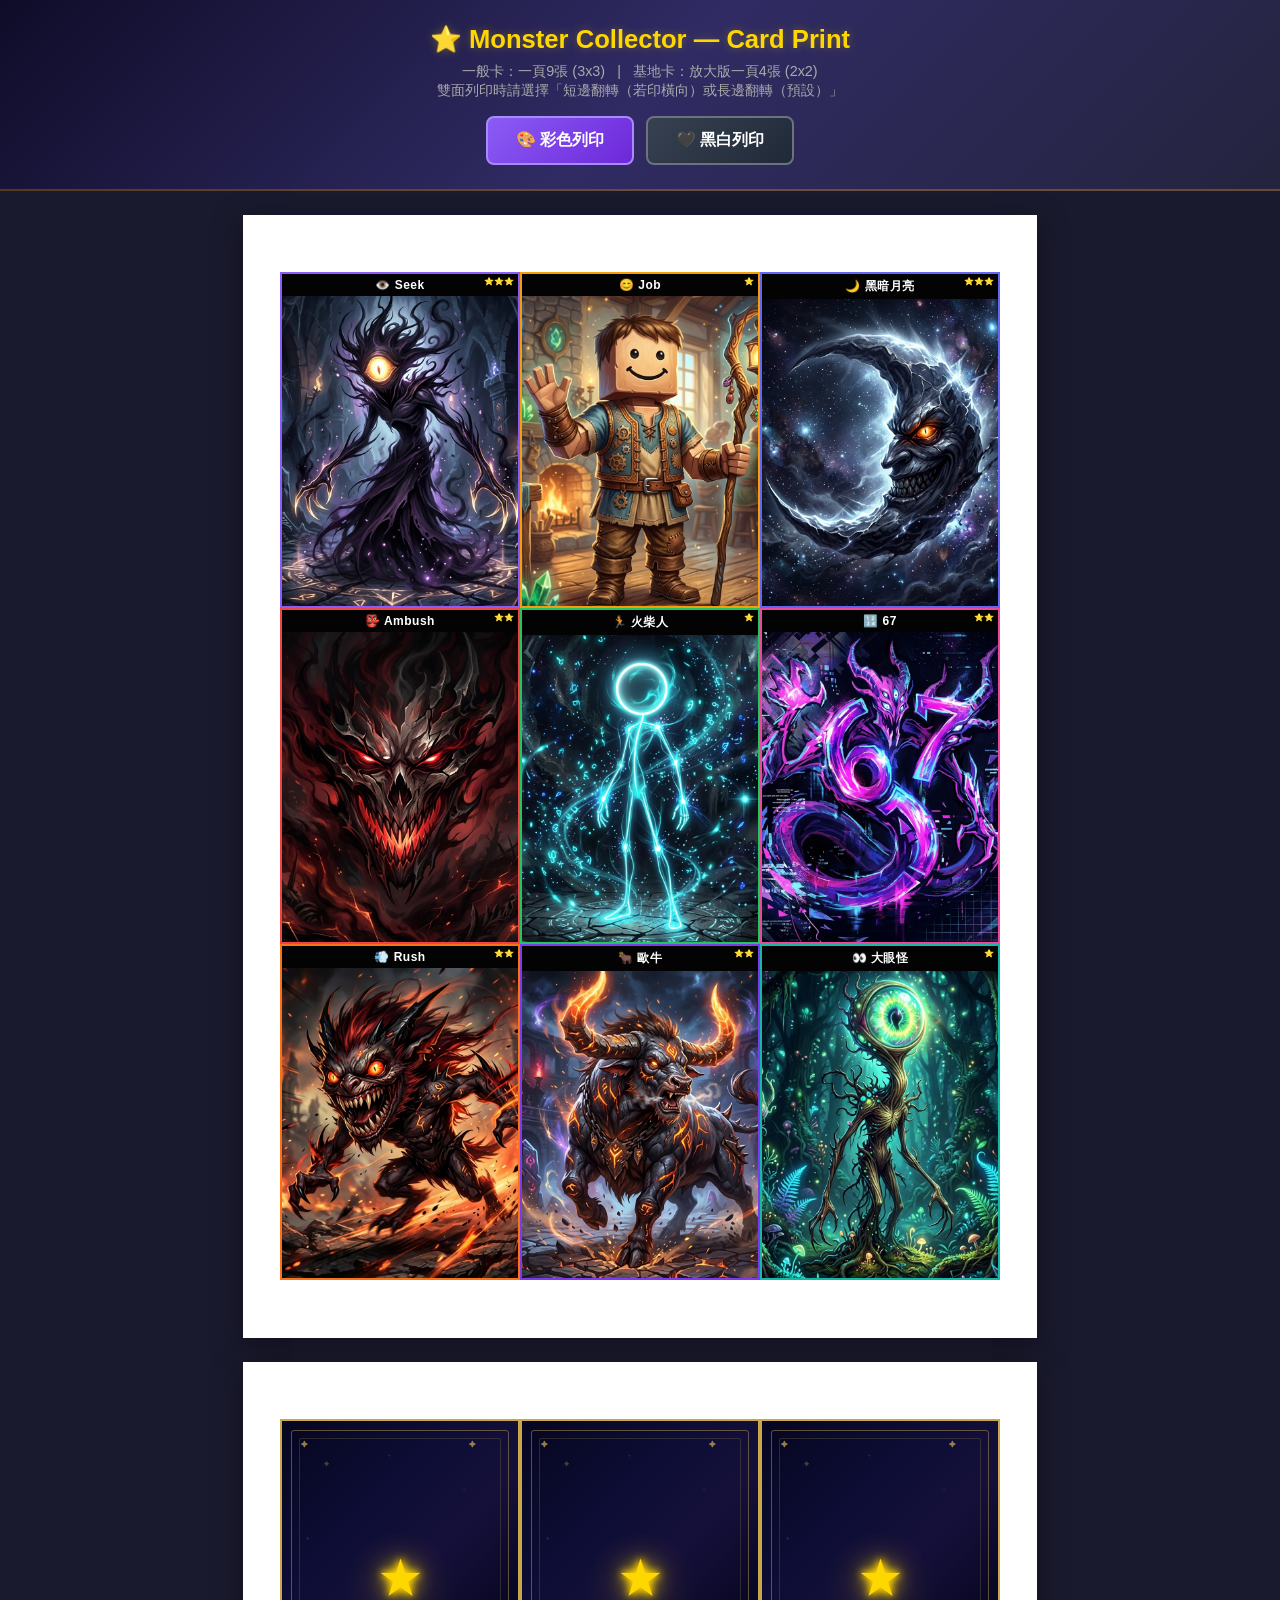
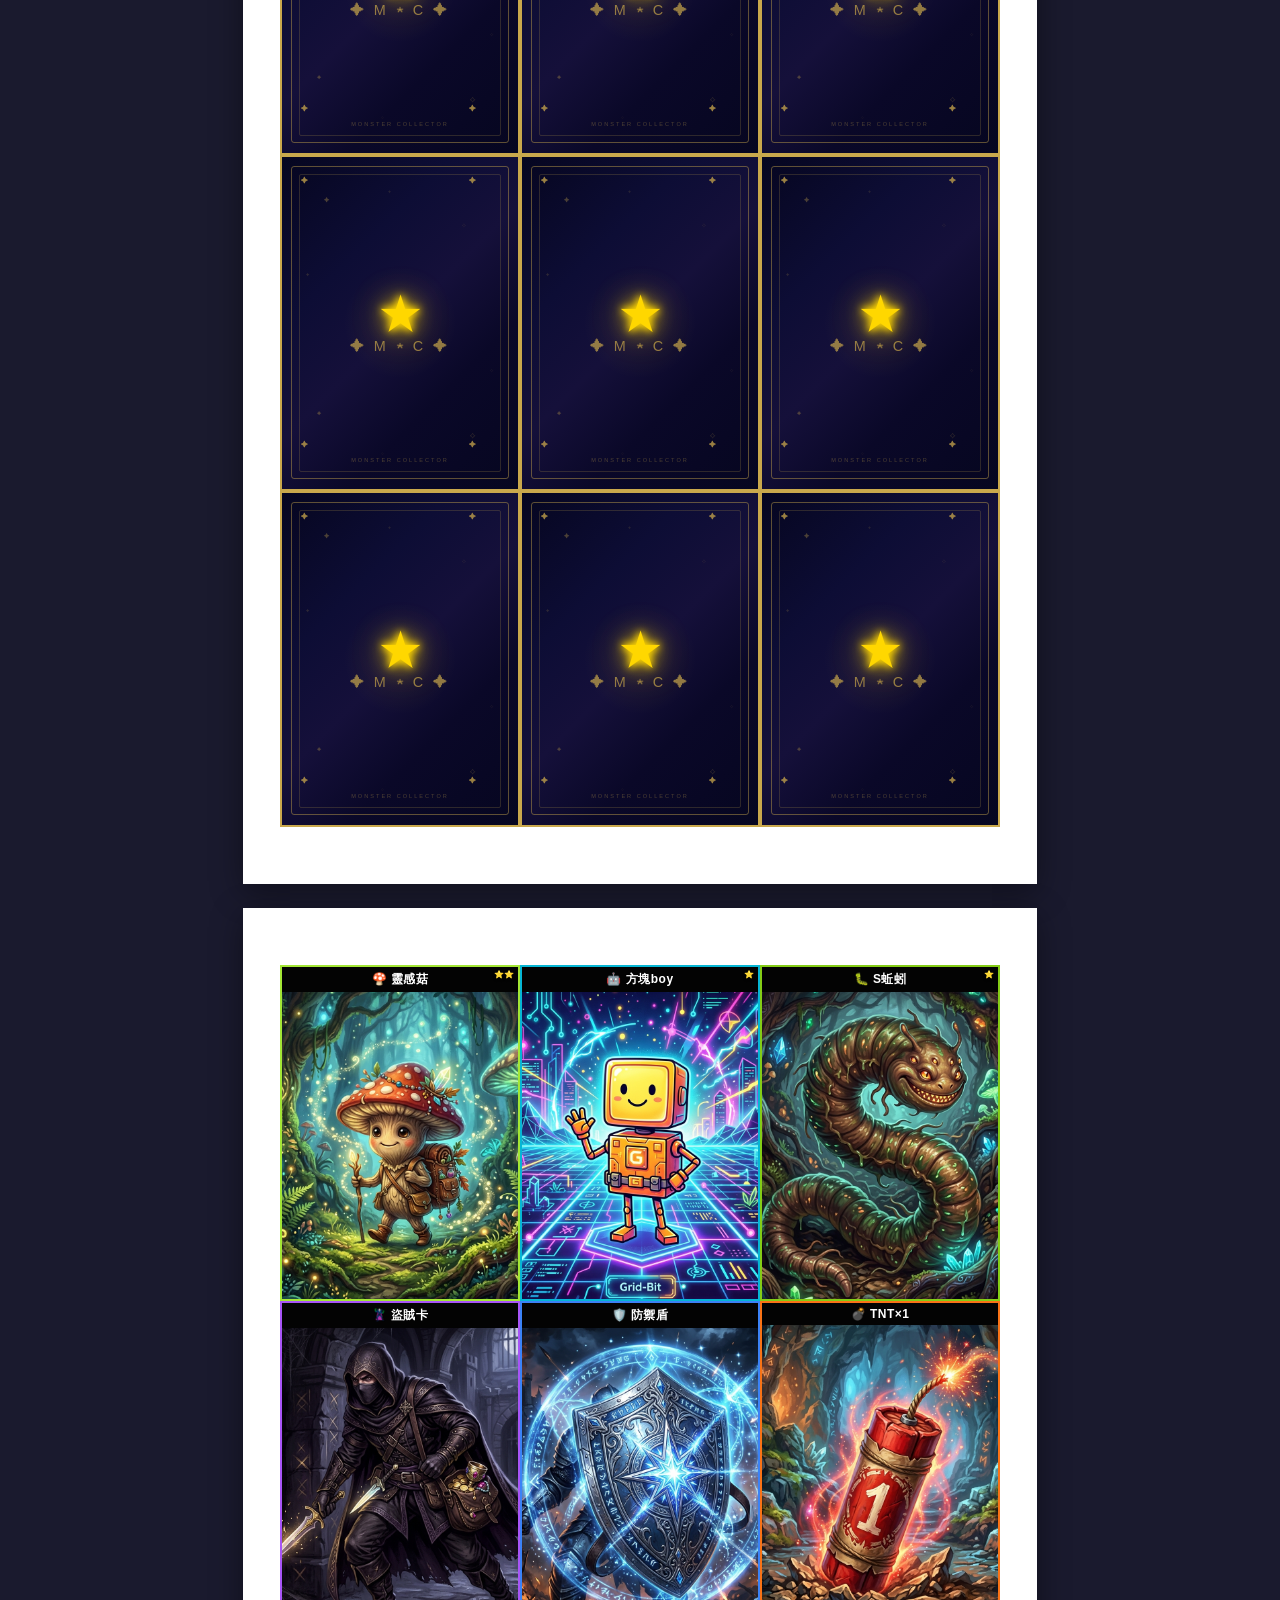
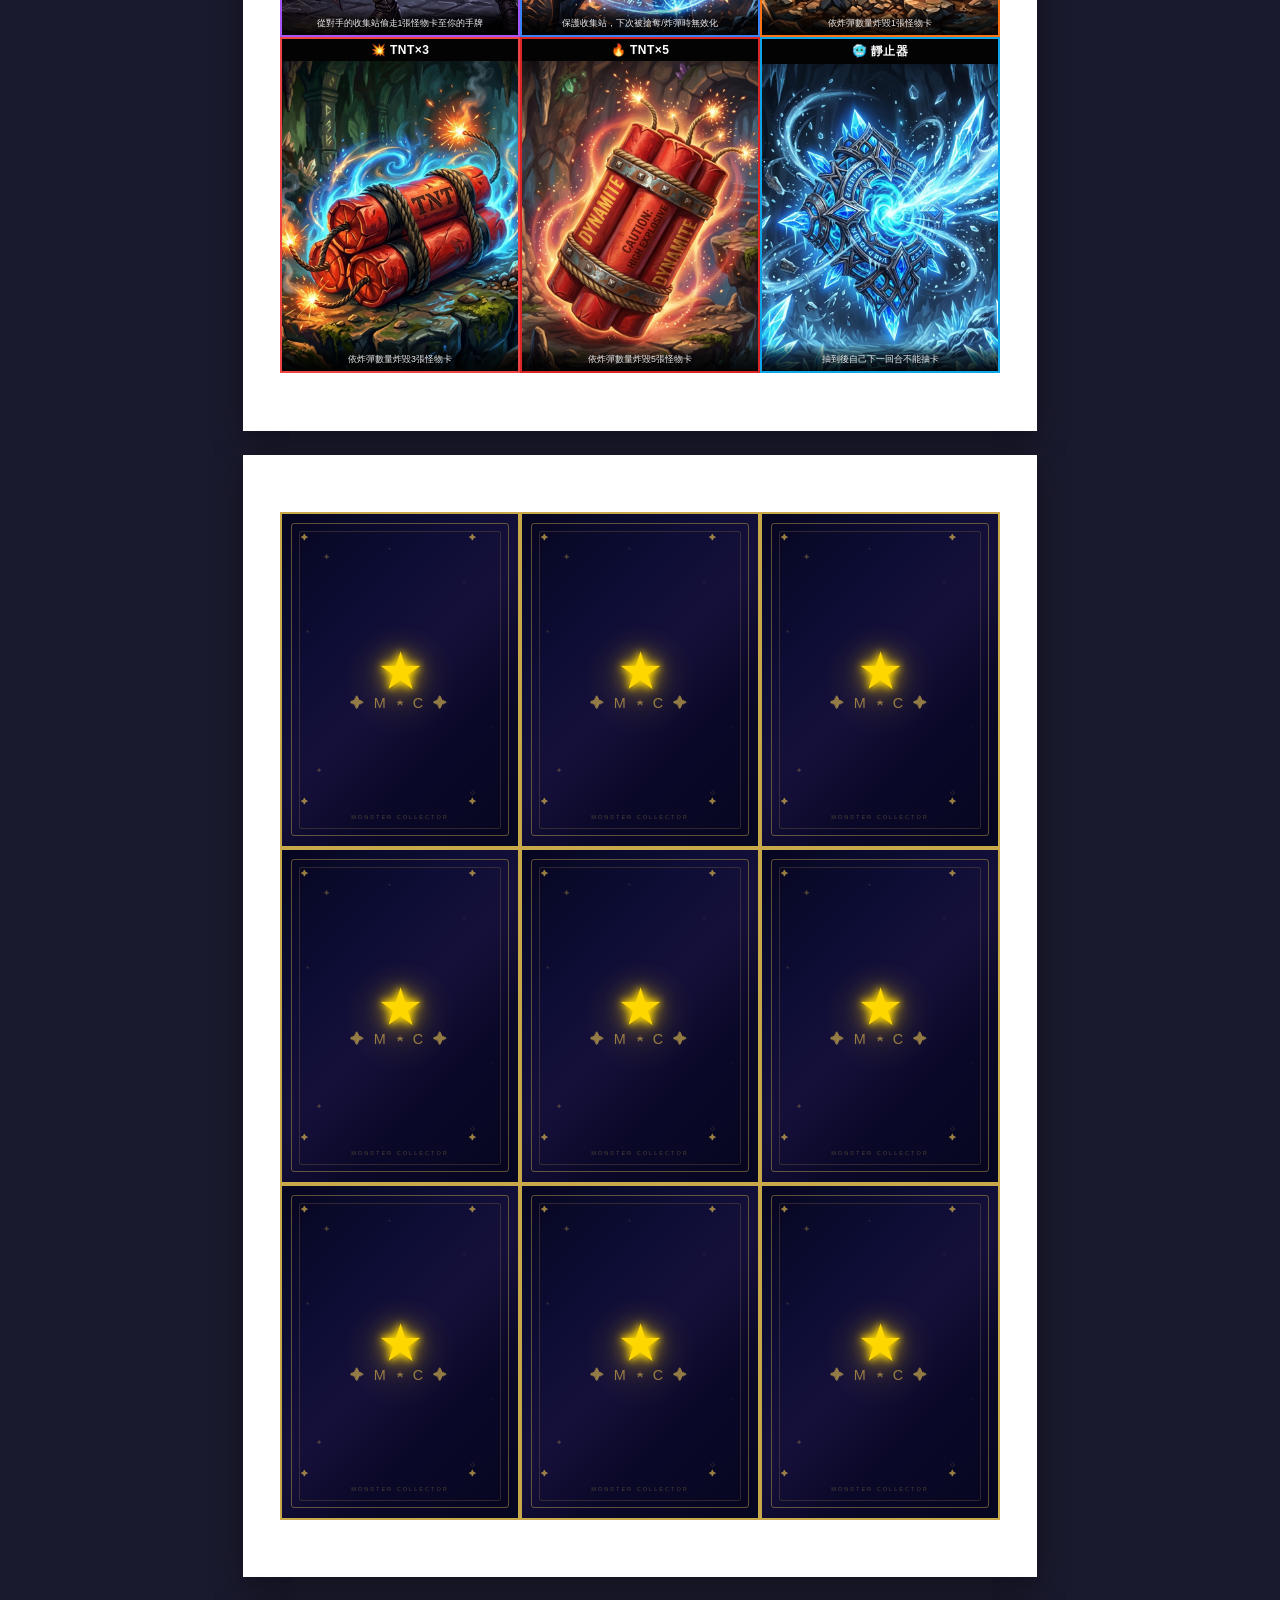
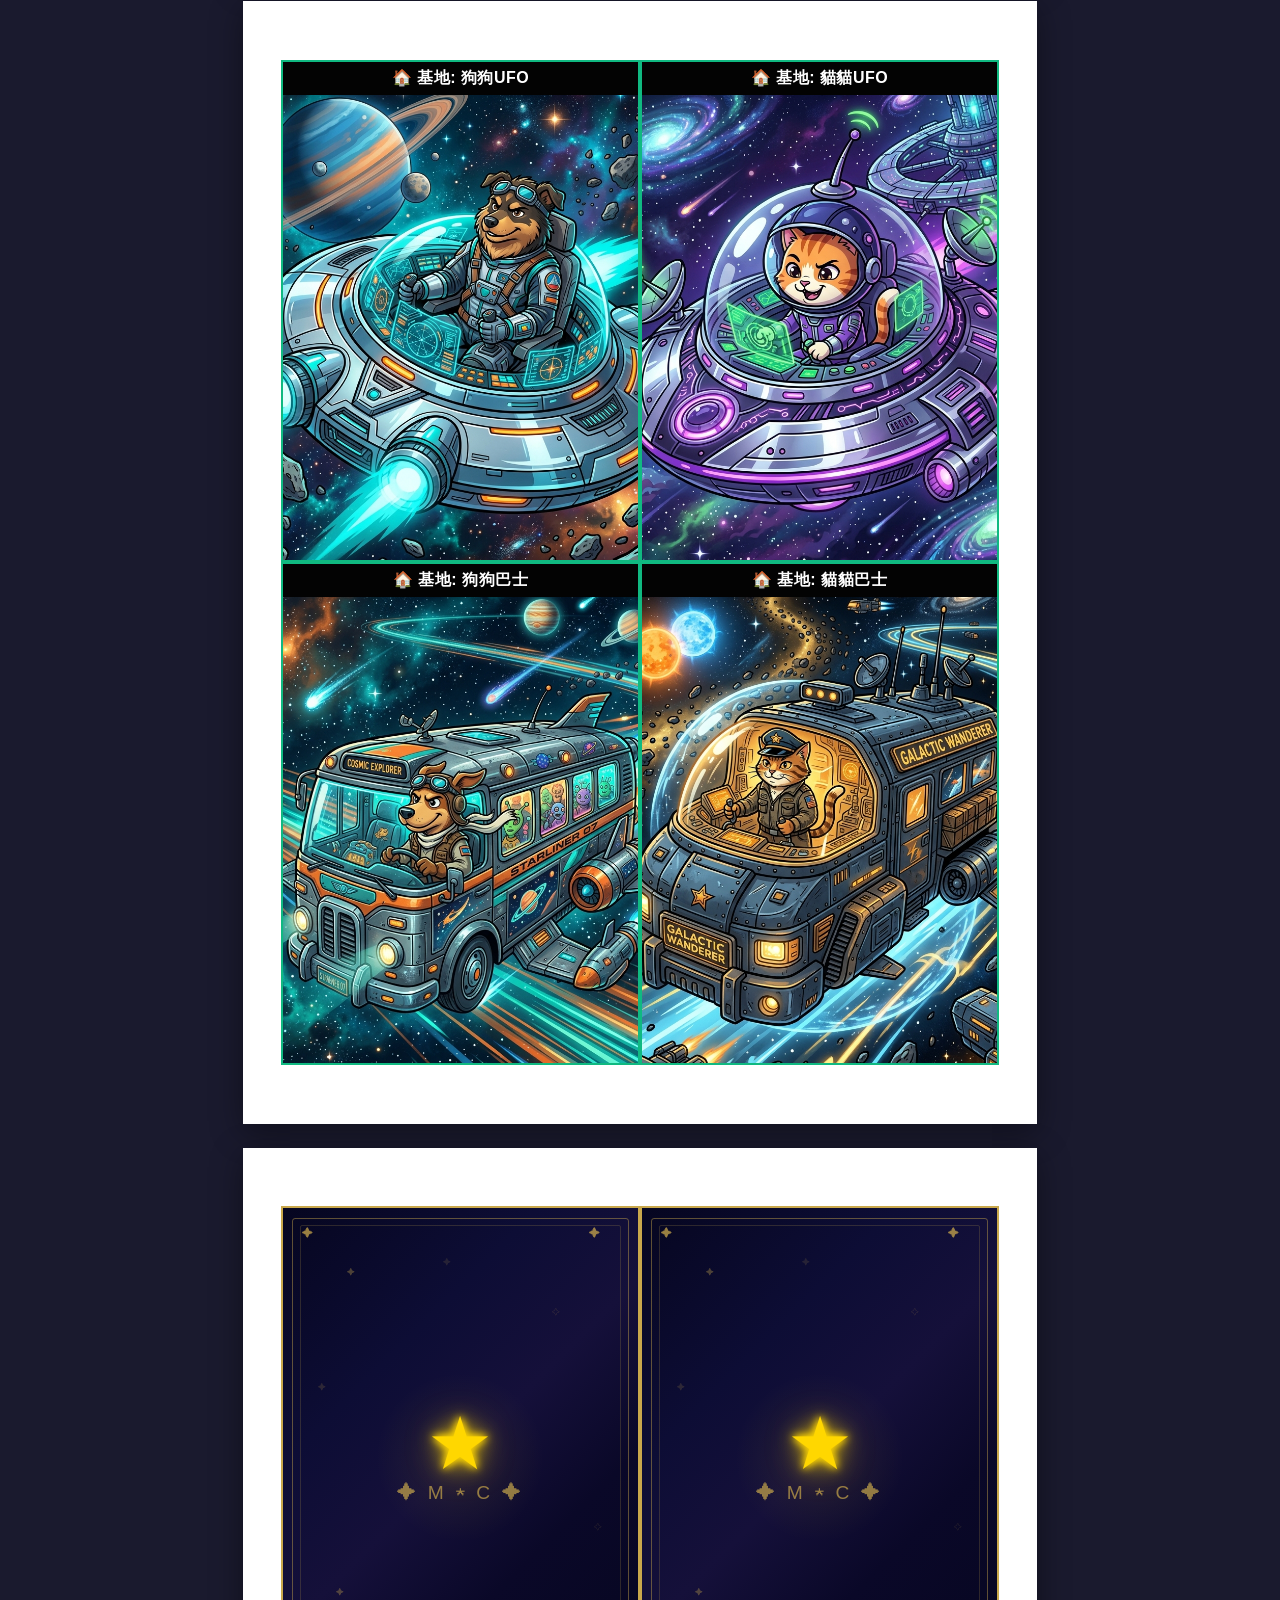
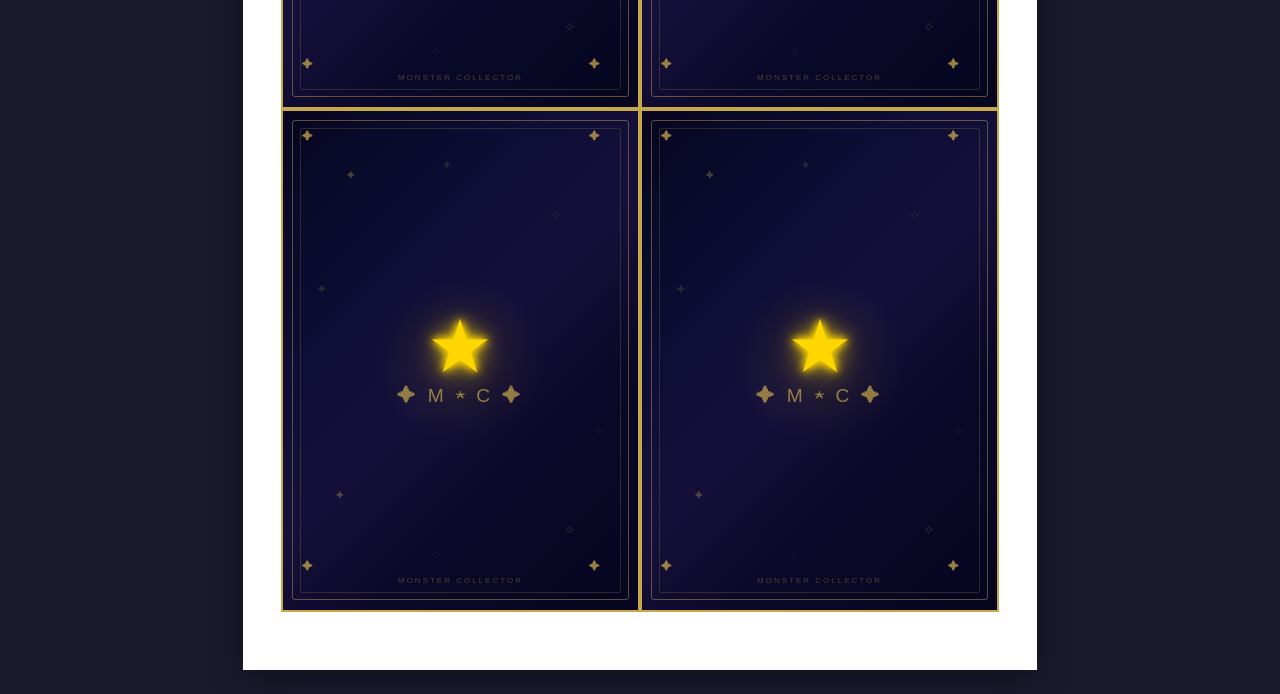
<file: print.html>
<!DOCTYPE html>
<html lang="zh-TW">
<head>
  <meta charset="UTF-8">
  <title>Monster Collector - Print Cards</title>
  <style>
    /* ========== Reset & Base ========== */
    * {
      box-sizing: border-box;
      -webkit-print-color-adjust: exact !important;
      print-color-adjust: exact !important;
    }
    body {
      margin: 0;
      padding: 0;
      background: #1a1a2e;
      font-family: 'Segoe UI', 'Helvetica Neue', Helvetica, Arial, sans-serif;
    }
    body.bw-mode .print-page {
      filter: grayscale(1) contrast(1.1);
    }

    /* ========== Controls (hidden on print) ========== */
    .controls {
      text-align: center;
      padding: 24px 20px;
      margin-bottom: 24px;
      background: linear-gradient(135deg, #0f0c29, #302b63, #24243e);
      color: #e0e0e0;
      border-bottom: 2px solid rgba(245,158,11,0.3);
    }
    .controls h1 {
      margin: 0 0 8px;
      font-size: 1.6rem;
      color: #ffd700;
      text-shadow: 0 0 10px rgba(255,215,0,0.3);
    }
    .controls p {
      margin: 0 0 16px;
      color: #aaa;
      font-size: 0.9rem;
    }
    .btn-group {
      display: flex;
      gap: 12px;
      justify-content: center;
      flex-wrap: wrap;
    }
    .btn {
      padding: 12px 28px;
      font-size: 1rem;
      font-weight: bold;
      cursor: pointer;
      border: 2px solid;
      border-radius: 8px;
      transition: all 0.2s;
    }
    .btn-color {
      background: linear-gradient(135deg, #8b5cf6, #6d28d9);
      color: white;
      border-color: #a78bfa;
    }
    .btn-color:hover { transform: translateY(-2px); box-shadow: 0 4px 15px rgba(139,92,246,0.4); }
    .btn-bw {
      background: linear-gradient(135deg, #374151, #1f2937);
      color: white;
      border-color: #6b7280;
    }
    .btn-bw:hover { transform: translateY(-2px); box-shadow: 0 4px 15px rgba(107,114,128,0.4); }

    @media print {
      .controls { display: none !important; }
      body { background: white !important; }
    }

    /* ========== A4 Page ========== */
    @page {
      size: A4;
      margin: 0;
    }
    .print-page {
      width: 210mm;
      height: 297mm;
      background: white;
      margin: 0 auto 24px;
      position: relative;
      page-break-after: always;
      overflow: hidden;
      box-shadow: 0 8px 30px rgba(0,0,0,0.4);
      display: flex;
      justify-content: center;
      align-items: center;
    }
    @media print {
      .print-page {
        margin: 0;
        box-shadow: none;
      }
    }

    /* ========== STANDARD CARDS: 3x3 Grid (9 per page) ========== */
    .card-grid {
      width: calc(63.5mm * 3);
      height: calc(88.9mm * 3);
      display: flex;
      flex-wrap: wrap;
      align-content: flex-start;
      gap: 0;
    }
    .card-wrapper {
      width: 63.5mm;
      height: 88.9mm;
      padding: 0;
      margin: 0;
    }

    /* ========== LARGE CARDS (Stations): 2x2 Grid (4 per page) ========== */
    .card-grid-lg {
      /* Increased to ~95mm x 133mm each to fit nicely as 4 cards on A4 */
      width: calc(95mm * 2);
      height: calc(133mm * 2);
      display: flex;
      flex-wrap: wrap;
      align-content: flex-start;
      gap: 0;
    }
    .card-wrapper-lg {
      width: 95mm;
      height: 133mm;
      padding: 0;
      margin: 0;
    }
    /* Scale text up a bit for large cards */
    .card-wrapper-lg .card-header { padding: 6px 8px; font-size: 1rem; }
    .card-wrapper-lg .card-effect-text { font-size: 0.8rem; }
    .card-wrapper-lg .card-rarity { font-size: 0.8rem; top: 5px; right: 6px; }

    /* ========== Card Face Shared ========== */
    .card {
      width: 100%;
      height: 100%;
      background: #111;
      display: flex;
      flex-direction: column;
      position: relative;
      overflow: hidden;
      border: 2.5px solid;
    }

    .card-header {
      padding: 4px 6px;
      font-size: 0.75rem;
      font-weight: bold;
      color: white;
      text-align: center;
      background: rgba(0,0,0,0.8);
      z-index: 2;
      white-space: nowrap;
      overflow: hidden;
      text-overflow: ellipsis;
      letter-spacing: 0.5px;
    }

    .card-image-wrap {
      flex: 1;
      width: 100%;
      position: relative;
      background: #222;
      overflow: hidden;
    }

    .card-image {
      width: 100%;
      height: 100%;
      object-fit: cover;
      display: block;
      transform: scale(1.12); /* Crop out baked-in white borders e.g. TNT */
    }

    .card-effect-bar {
      position: absolute;
      bottom: 0;
      left: 0;
      right: 0;
      background: linear-gradient(to top, rgba(0,0,0,0.92) 0%, rgba(0,0,0,0.6) 60%, transparent 100%);
      padding: 10px 6px 5px;
      text-align: center;
    }

    .card-effect-text {
      font-size: 0.55rem;
      color: rgba(255,255,255,0.92);
      line-height: 1.35;
    }

    /* Rarity stars */
    .card-rarity {
      position: absolute;
      top: 3px;
      right: 4px;
      font-size: 0.5rem;
      z-index: 3;
      text-shadow: 0 1px 3px rgba(0,0,0,0.8);
    }

    /* ========== Card Back: Premium Star Design ========== */
    .card-back-design {
      width: 100%;
      height: 100%;
      background: linear-gradient(135deg, #060620 0%, #0d0d35 30%, #15103a 50%, #0a0828 70%, #060620 100%);
      border: 2.5px solid #c9a84c;
      position: relative;
      display: flex;
      justify-content: center;
      align-items: center;
      overflow: hidden;
    }

    /* Ornamental borders */
    .card-back-design::before {
      content: '';
      position: absolute;
      top: 2.5mm; bottom: 2.5mm; left: 2.5mm; right: 2.5mm;
      border: 1.5px solid rgba(201, 168, 76, 0.45);
      border-radius: 3px;
      z-index: 1;
    }
    .card-back-design::after {
      content: '';
      position: absolute;
      top: 4.5mm; bottom: 4.5mm; left: 4.5mm; right: 4.5mm;
      border: 0.5px solid rgba(201, 168, 76, 0.2);
      border-radius: 2px;
      z-index: 1;
    }

    /* Corner decorations */
    .corner-deco { position: absolute; width: 8mm; height: 8mm; z-index: 2; }
    .corner-deco::before, .corner-deco::after {
      content: '✦'; position: absolute; color: rgba(201, 168, 76, 0.5); font-size: 0.45rem;
    }
    .card-wrapper-lg .corner-deco::before, .card-wrapper-lg .corner-deco::after { font-size: 0.7rem; }
    .corner-tl { top: 5mm; left: 5mm; }
    .corner-tr { top: 5mm; right: 5mm; }
    .corner-bl { bottom: 5mm; left: 5mm; }
    .corner-br { bottom: 5mm; right: 5mm; }

    /* Central star glow */
    .star-glow {
      position: absolute; width: 30mm; height: 30mm; border-radius: 50%;
      background: radial-gradient(circle, rgba(255,215,0,0.12) 0%, rgba(255,215,0,0.04) 40%, transparent 70%);
      z-index: 1;
    }
    .card-wrapper-lg .star-glow { width: 45mm; height: 45mm; }

    /* Central star cluster */
    .star-center { position: relative; z-index: 3; display: flex; flex-direction: column; align-items: center; gap: 2px; }
    .star-main {
      font-size: 2.8rem; line-height: 1; color: #ffd700;
      text-shadow: 0 0 8px rgba(255, 215, 0, 0.9), 0 0 20px rgba(255, 215, 0, 0.5), 0 0 40px rgba(255, 215, 0, 0.25);
      filter: drop-shadow(0 0 3px rgba(255,215,0,0.8));
    }
    .card-wrapper-lg .star-main { font-size: 4rem; }
    .star-sub { font-size: 0.9rem; color: rgba(201, 168, 76, 0.7); letter-spacing: 3px; }
    .card-wrapper-lg .star-sub { font-size: 1.2rem; margin-top: 5px; }

    /* Mini stars */
    .mini-stars { position: absolute; top: 0; left: 0; right: 0; bottom: 0; z-index: 2; overflow: hidden; }
    .mini-star { position: absolute; color: rgba(201, 168, 76, 0.35); font-size: 0.35rem; }
    .card-wrapper-lg .mini-star { font-size: 0.5rem; }
    .ms1 { top: 12%; left: 18%; } .ms2 { top: 20%; right: 22%; font-size: 0.25rem; opacity: 0.6; }
    .ms3 { bottom: 22%; left: 15%; font-size: 0.28rem; } .ms4 { bottom: 15%; right: 18%; }
    .ms5 { top: 35%; left: 10%; font-size: 0.22rem; opacity: 0.5; } .ms6 { bottom: 35%; right: 10%; font-size: 0.22rem; opacity: 0.5; }
    .ms7 { top: 10%; left: 45%; font-size: 0.2rem; opacity: 0.4; } .ms8 { bottom: 10%; left: 42%; font-size: 0.2rem; opacity: 0.4; }

    /* Title at bottom */
    .back-title { position: absolute; bottom: 6mm; left: 0; right: 0; text-align: center; z-index: 3; }
    .back-title span { font-size: 0.35rem; letter-spacing: 2px; color: rgba(201, 168, 76, 0.35); text-transform: uppercase; }
    .card-wrapper-lg .back-title span { font-size: 0.5rem; }
  </style>
</head>
<body>

  <div class="controls">
    <h1>⭐ Monster Collector — Card Print</h1>
    <p>一般卡：一頁9張 (3x3) &nbsp; | &nbsp; 基地卡：放大版一頁4張 (2x2)<br>雙面列印時請選擇「短邊翻轉（若印橫向）或長邊翻轉（預設）」</p>
    <div class="btn-group">
      <button class="btn btn-color" onclick="printMode('color')">🎨 彩色列印</button>
      <button class="btn btn-bw" onclick="printMode('bw')">🖤 黑白列印</button>
    </div>
  </div>

  <div id="pages-container"></div>

  <script src="js/cards.js"></script>
  <script>
    function printMode(mode) {
      if (mode === 'bw') {
        document.body.classList.add('bw-mode');
      } else {
        document.body.classList.remove('bw-mode');
      }
      setTimeout(() => window.print(), 100);
    }

    document.addEventListener("DOMContentLoaded", () => {
      const container = document.getElementById('pages-container');

      // Group 1: Standard Cards (Monsters, Skills) -> 9 per page
      const standardCards = [
        ...CARD_DATA.monsters.map(c => ({...c, cat: 'monster'})),
        ...CARD_DATA.skills.map(c => ({...c, cat: 'skill'}))
      ];

      // Group 2: Station Cards -> 1 copy each, 4 per page
      const stationCards = [];
      CARD_DATA.stations.forEach(c => {
        stationCards.push({...c, cat: 'station'});
      });

      let html = '';

      // ======== HELPER FUNCTION TO RENDER PAGES ========
      function renderBatch(deck, cols, rows, cssSizeClass) {
        let resultHTML = '';
        const cardsPerPage = cols * rows;
        for (let i = 0; i < deck.length; i += cardsPerPage) {
          let pageCards = deck.slice(i, i + cardsPerPage);
          while (pageCards.length < cardsPerPage) pageCards.push(null);

          // FRONT PAGE
          resultHTML += `<div class="print-page"><div class="${cssSizeClass}">`;
          pageCards.forEach(card => {
            if (!card) {
              resultHTML += `<div class="card-wrapper ${cssSizeClass === 'card-grid-lg' ? 'card-wrapper-lg' : ''}"></div>`;
              return;
            }

            let color = card.color || '#555';
            if (card.cat === 'station') color = '#10b981';

            let rarityHTML = card.rarity ? `<div class="card-rarity">${'⭐'.repeat(card.rarity)}</div>` : '';
            let effectHTML = (card.cat === 'skill' && card.description) ? 
              `<div class="card-effect-bar"><div class="card-effect-text">${card.description}</div></div>` : '';

            // Title prefix handling
            let titleText = card.name;
            if (card.cat === 'station' && !card.emoji) {
              titleText = `🏠 基地: ${card.name}`; 
            } else if (card.emoji) {
              titleText = `${card.emoji} ${card.name}`;
            }

            resultHTML += `
              <div class="card-wrapper ${cssSizeClass === 'card-grid-lg' ? 'card-wrapper-lg' : ''}">
                <div class="card" style="border-color: ${color}">
                  ${rarityHTML}
                  <div class="card-header">${titleText}</div>
                  <div class="card-image-wrap">
                    ${card.image ? `<img src="${card.image}" class="card-image" loading="lazy">` : ''}
                    ${effectHTML}
                  </div>
                </div>
              </div>`;
          });
          resultHTML += '</div></div>';

          // BACK PAGE (Mirrored for double-sided)
          const mirroredCards = [];
          for (let row = 0; row < rows; row++) {
            for (let col = cols - 1; col >= 0; col--) {
              mirroredCards.push(pageCards[row * cols + col]);
            }
          }

          resultHTML += `<div class="print-page"><div class="${cssSizeClass}">`;
          mirroredCards.forEach(card => {
            if (!card) {
              resultHTML += `<div class="card-wrapper ${cssSizeClass === 'card-grid-lg' ? 'card-wrapper-lg' : ''}"></div>`;
              return;
            }
            resultHTML += `
              <div class="card-wrapper ${cssSizeClass === 'card-grid-lg' ? 'card-wrapper-lg' : ''}">
                <div class="card-back-design">
                  <div class="mini-stars">
                    <span class="mini-star ms1">✦</span><span class="mini-star ms2">✧</span>
                    <span class="mini-star ms3">✦</span><span class="mini-star ms4">✧</span>
                    <span class="mini-star ms5">✦</span><span class="mini-star ms6">✧</span>
                    <span class="mini-star ms7">✦</span><span class="mini-star ms8">✧</span>
                  </div>
                  <div class="corner-deco corner-tl"></div><div class="corner-deco corner-tr"></div>
                  <div class="corner-deco corner-bl"></div><div class="corner-deco corner-br"></div>
                  <div class="star-glow"></div>
                  <div class="star-center">
                    <div class="star-main">★</div>
                    <div class="star-sub">✦ M ★ C ✦</div>
                  </div>
                  <div class="back-title"><span>Monster Collector</span></div>
                </div>
              </div>`;
          });
          resultHTML += '</div></div>';
        }
        return resultHTML;
      }

      // Render Standard Cards (3x3 Grid)
      html += renderBatch(standardCards, 3, 3, 'card-grid');

      // Render Large Station Cards (2x2 Grid)
      html += renderBatch(stationCards, 2, 2, 'card-grid-lg');

      container.innerHTML = html;
    });
  </script>
</body>
</html>
</file>
